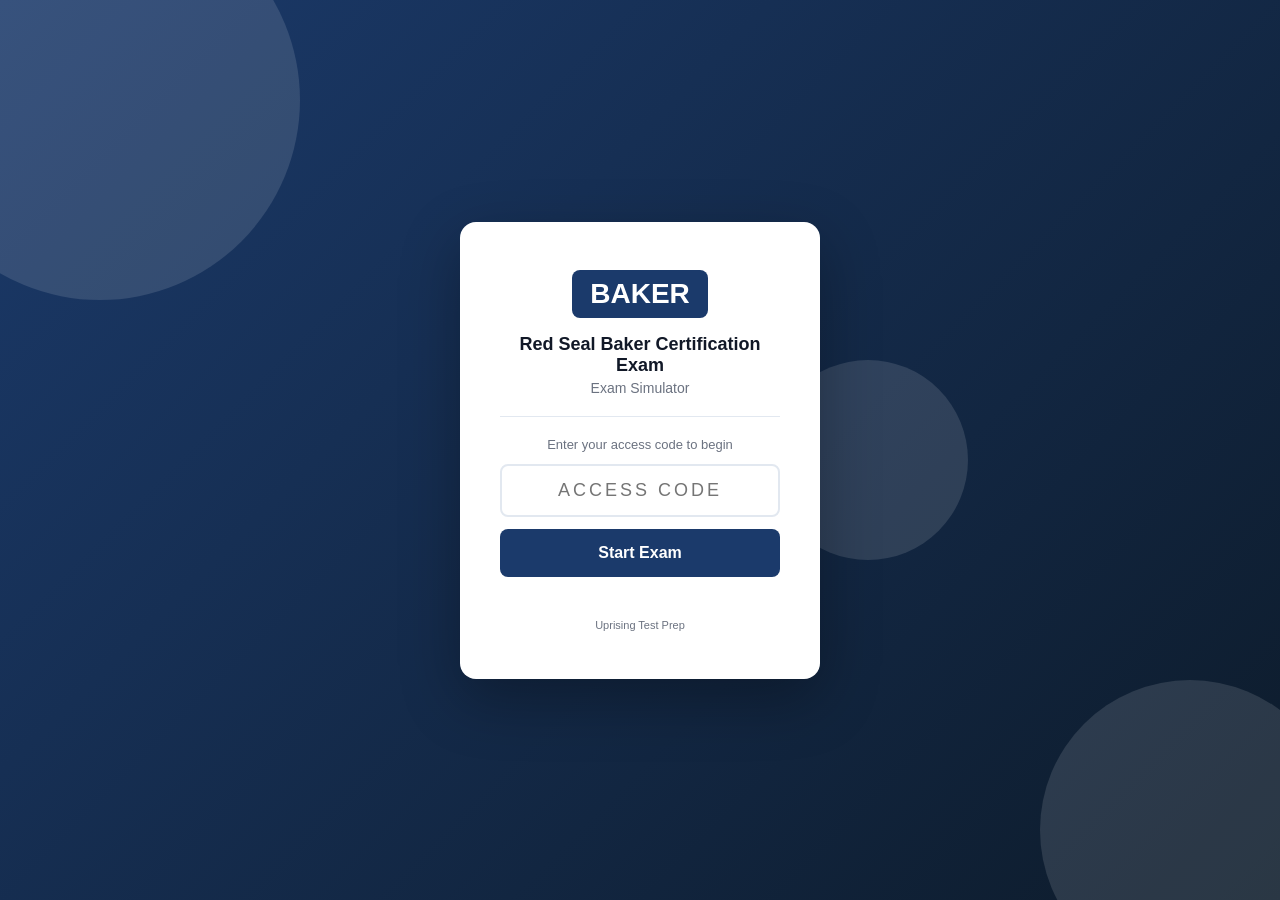
<file: index.html>
<!DOCTYPE html>
<html lang="en">
<head>
  <meta charset="UTF-8" />
  <meta name="viewport" content="width=device-width, initial-scale=1.0, viewport-fit=cover" />
  <meta name="apple-mobile-web-app-capable" content="yes" />
  <meta name="apple-mobile-web-app-status-bar-style" content="black-translucent" />
  <title>BAKER Exam Simulator</title>
  <link rel="stylesheet" href="style.css" />
</head>
<body>

<div id="access-gate">
  <div class="gate-bg-shapes">
    <div class="shape shape-1"></div>
    <div class="shape shape-2"></div>
    <div class="shape shape-3"></div>
  </div>
  <div class="gate-card">
    <div class="gate-logo">
      <div class="logo-badge">BAKER</div>
    </div>
    <h1 class="gate-title">Red Seal Baker Certification Exam</h1>
    <p class="gate-subtitle">Exam Simulator</p>
    <div class="gate-divider"></div>
    <p class="gate-instruction">Enter your access code to begin</p>
    <input type="text" id="access-code-input" class="gate-input"
           placeholder="Access Code" autocomplete="off"
           maxlength="20" spellcheck="false" />
    <button id="access-btn" class="gate-btn">Start Exam</button>
    <p id="access-error" class="gate-error"></p>
    <p class="gate-hint">Uprising Test Prep</p>
  </div>
</div>

<div id="app" style="display:none">
  <header class="top-bar">
    <div class="bar-left">
      <span class="bar-logo">BAKER</span>
      <span class="bar-title">Exam Simulator</span>
    </div>
    <div class="bar-right">
      <span class="bar-timer" id="timer-display">--:--</span>
      <button class="bar-btn" id="flag-btn">Flag</button>
      <button class="bar-btn bar-btn-primary" id="submit-btn">
        <span class="btn-full">Submit Exam</span>
        <span class="btn-short">Submit</span>
      </button>
    </div>
  </header>

  <div class="progress-strip">
    <div class="progress-bar" id="progress-bar"></div>
  </div>

  <main class="exam-main">
    <div class="question-panel">
      <div class="q-meta">
        <span id="q-counter"></span>
        <span id="q-domain" class="q-domain-tag"></span>
        <span id="q-flag-indicator" class="flag-chip" style="display:none">Flagged</span>
      </div>
      <!-- Shared text for a linked cluster (a clinical case, a reading
           passage). It sits ABOVE the stem, which is the one thing that
           legitimately precedes it, and repeats on every question in the
           cluster so nobody has to page backwards. -->
      <div id="q-cluster-wrap" class="cluster-wrap" style="display:none"></div>
      <p id="question-text" class="q-text"></p>
      <!-- The picture sits BELOW the question text so the simulator matches
           the printed book exactly: stem, then picture, then options. They
           used to disagree (book put the picture under the stem, simulator put
           it above), so no single wording could be true in both places, and
           184 of MLPAO's 185 image questions said "shown above" while the
           book printed the picture below the sentence. Write stems with
           neutral wording ("the strip shown", "the diagram shows") and this
           whole class of bug cannot come back. -->
      <div id="q-image-wrap" style="display:none; margin-bottom:14px;"></div>
      <div id="options-list" class="options-list"></div>
      <div id="explanation-box" class="explanation-box" style="display:none">
        <div class="explanation-label">Explanation</div>
        <p id="explanation-text" class="explanation-text"></p>
      </div>
    </div>
    <div class="nav-bar">
      <button class="nav-btn" id="prev-btn">&#8592; Prev</button>
      <button class="nav-btn nav-btn-map" id="map-btn">Question Map</button>
      <button class="nav-btn nav-btn-next" id="next-btn">Next &#8594;</button>
    </div>
  </main>
</div>

<!-- Question Map Modal -->
<div id="map-modal" style="display:none">
  <div class="map-backdrop" id="map-backdrop"></div>
  <div class="map-panel">
    <div class="map-header">
      <span class="map-title">Question Map</span>
      <button id="map-close" class="map-close-btn">&#x2715; Close</button>
    </div>
    <div class="map-legend">
      <span class="leg-item"><span class="leg-swatch leg-answered"></span>Answered</span>
      <span class="leg-item"><span class="leg-swatch leg-flagged"></span>Flagged</span>
      <span class="leg-item"><span class="leg-swatch leg-unanswered"></span>Unanswered</span>
    </div>
    <div id="q-grid" class="q-grid"></div>
  </div>
</div>

<div id="results-screen" style="display:none">
  <div class="results-card">
    <div class="res-header">
      <div class="res-badge">BAKER</div>
      <h2 id="res-status" class="res-status"></h2>
      <p id="res-score" class="res-score"></p>
    </div>
    <div id="res-domains" class="res-domains"></div>
    <button id="res-review-btn" class="res-btn">Review Answers</button>
    <button id="res-restart-btn" class="res-btn res-btn-secondary">Restart</button>
  </div>
</div>

<script src="questions.js"></script>
<script src="app.js"></script>
</body>
</html>
</file>
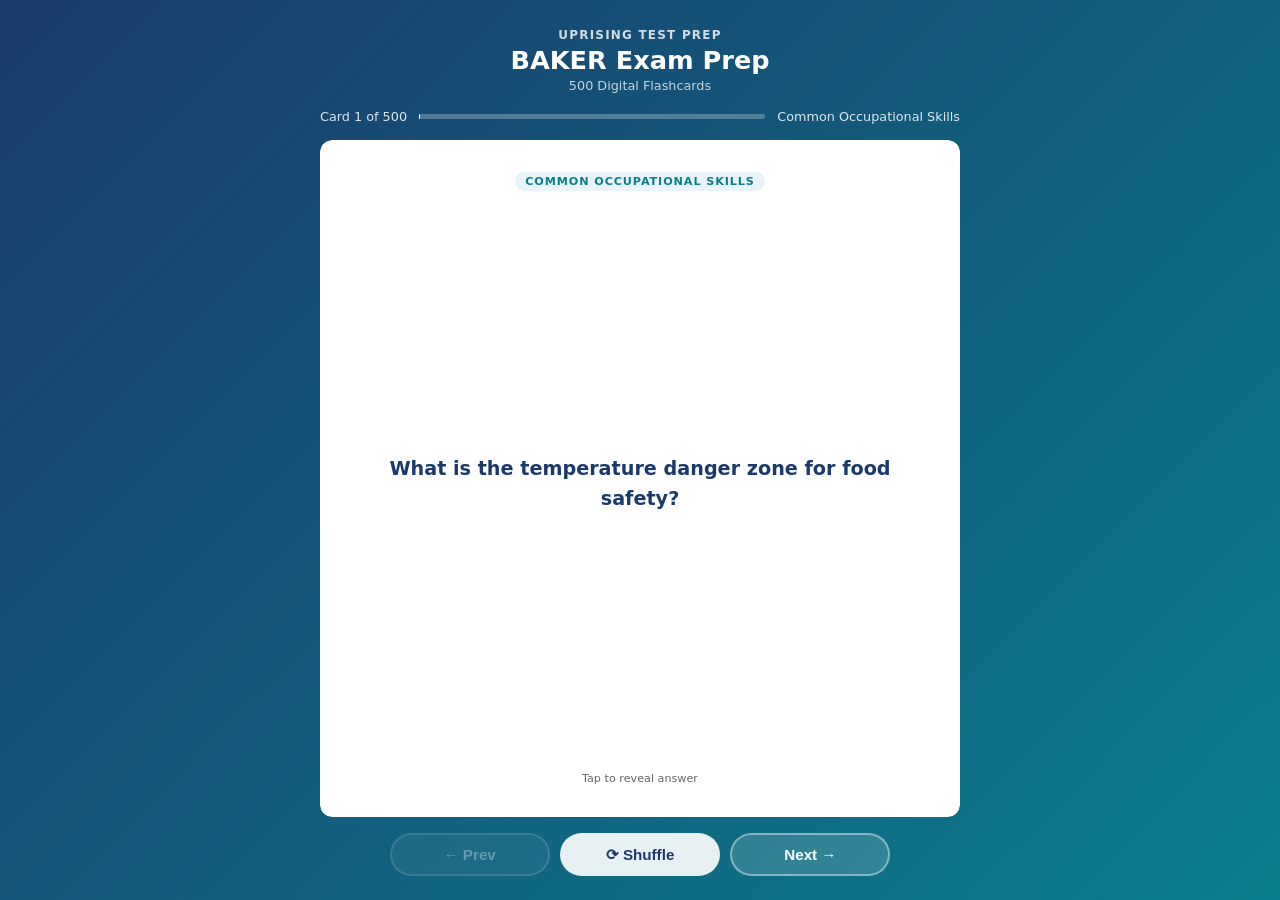
<file: flashcards/index.html>
<!DOCTYPE html>
<html lang="en">
<head>
  <meta charset="UTF-8">
  <meta name="viewport" content="width=device-width, initial-scale=1.0">
  <title>BAKER Exam Prep: Flashcards</title>
  <style>
    :root {
      --blue:   #1B3A6B;
      --teal:   #0A7E8C;
      --ltblue: #E8F4F8;
      --white:  #FFFFFF;
      --text:   #1A1A1A;
      --muted:  #666;
      --radius: 12px;
    }
    * { box-sizing: border-box; margin: 0; padding: 0; }
    html, body { height: 100%; }
    body {
      font-family: 'Segoe UI', system-ui, sans-serif;
      background: linear-gradient(135deg, var(--blue) 0%, var(--teal) 100%);
      /* Pinned, not min-height: the page must never grow, or the controls
         get pushed below the fold on iOS where 100dvh and height:100%
         disagree. The height:100% rule above is the pre-dvh fallback. */
      height: 100dvh;
      max-height: 100dvh;
      overflow: hidden;
      display: flex;
      flex-direction: column;
      align-items: center;
      padding: 1.25rem 1rem 1rem;
      gap: 0.75rem;
      overflow-x: hidden;
    }
    header { text-align: center; color: #fff; flex-shrink: 0; }
    header .brand { font-size: 0.75rem; font-weight: 700; letter-spacing: 0.1em; opacity: 0.8; text-transform: uppercase; }
    header h1 { font-size: 1.3rem; font-weight: 800; margin-top: 0.2rem; }
    header .subtitle { font-size: 0.8rem; opacity: 0.75; margin-top: 0.15rem; }
    #progress-info {
      display: flex; align-items: center; gap: 0.75rem;
      color: rgba(255,255,255,0.85); font-size: 0.8rem;
      flex-shrink: 0; width: 100%; max-width: 640px;
    }
    #progress-bar-track {
      flex: 1; background: rgba(255,255,255,0.25);
      border-radius: 4px; height: 5px;
    }
    #progress-bar-fill { height: 100%; background: #fff; border-radius: 4px; transition: width 0.3s; }
    .card-scene {
      width: 100%; max-width: 640px;
      perspective: 1200px;
      cursor: pointer;
      flex: 1; min-height: 0;
      display: flex; flex-direction: column;
    
      /* WebKit does not clip overflow inside a preserve-3d context, so the
         answer pane's own clip is dropped and a long answer paints over the
         Prev/Next row. This element only sets the perspective and is NOT
         itself in the 3D context, so its clip is honoured in every engine. */
      overflow: hidden;
      border-radius: var(--radius);
    }
    .card-inner {
      position: relative; width: 100%;
      flex: 1; min-height: 0;
      transition: transform 0.55s cubic-bezier(.4,0,.2,1);
      transform-style: preserve-3d;
    }
    .card-scene.flipped .card-inner { transform: rotateY(180deg); }
    .card-face {
      position: absolute; inset: 0;
      backface-visibility: hidden; -webkit-backface-visibility: hidden;
      border-radius: var(--radius);
      display: flex; flex-direction: column;
      padding: 1.5rem 1.75rem;
      box-shadow: 0 12px 40px rgba(0,0,0,0.2);
      overflow: hidden;
    
      /* Painting through a mask forces WebKit to allocate a real clipping
         layer for a 3D-transformed element, which is what makes the
         overflow:hidden and the rounded corners above actually apply. */
      -webkit-mask-image: -webkit-radial-gradient(#fff, #000);
              mask-image: radial-gradient(#fff, #000);
    }
    .card-front { background: var(--white); align-items: center; justify-content: center; }
    .card-back  { background: var(--ltblue); transform: rotateY(180deg); }
    .card-badge {
      font-size: 0.7rem; font-weight: 700; text-transform: uppercase;
      letter-spacing: 0.08em;
      background: var(--ltblue); color: var(--teal);
      padding: 0.2rem 0.65rem; border-radius: 20px;
      margin-bottom: 0.85rem; flex-shrink: 0;
    }
    .card-back .card-badge { background: rgba(10,126,140,0.12); }
    .card-front .q-text {
      font-size: 1.1rem; font-weight: 600; color: var(--blue); line-height: 1.55;
      text-align: center; overflow-y: auto; flex: 1;
      display: flex; align-items: center; justify-content: center;
      scrollbar-width: thin; scrollbar-color: rgba(27,58,107,0.3) transparent;
    }
    .card-back .a-label { font-size: 0.7rem; font-weight: 700; color: var(--teal); text-transform: uppercase; letter-spacing: 0.08em; margin-bottom: 0.4rem; flex-shrink: 0; }
    .card-back .a-text  {
      font-size: 0.975rem; color: var(--text); line-height: 1.65;
      overflow-y: auto; flex: 1; min-height: 0; padding-right: 4px;
      scrollbar-width: thin; scrollbar-color: rgba(10,126,140,0.4) transparent;
    
      -webkit-overflow-scrolling: touch;
      overscroll-behavior: contain;
    }
    .card-back .a-text::-webkit-scrollbar { width: 4px; }
    .card-back .a-text::-webkit-scrollbar-track { background: transparent; }
    .card-back .a-text::-webkit-scrollbar-thumb { background: rgba(10,126,140,0.4); border-radius: 4px; }
    .tap-hint { flex-shrink: 0; margin-top: 0.6rem; font-size: 0.7rem; color: var(--muted); text-align: center; }
    .card-back .tap-hint { color: var(--teal); opacity: 0.7; }
    .controls {
      display: flex; gap: 0.65rem; flex-wrap: nowrap;
      justify-content: center; flex-shrink: 0;
      width: 100%; max-width: 640px;
      padding-bottom: env(safe-area-inset-bottom, 0px);
    }
    .btn {
      padding: 0.6rem 1.2rem; border-radius: 50px;
      border: 2px solid rgba(255,255,255,0.4);
      background: rgba(255,255,255,0.15); color: #fff;
      font-weight: 700; font-size: 0.875rem; cursor: pointer;
      transition: all 0.2s; backdrop-filter: blur(4px);
      white-space: nowrap; flex: 1; max-width: 160px;
    }
    .btn:hover { background: rgba(255,255,255,0.3); border-color: rgba(255,255,255,0.7); }
    .btn:active { transform: scale(0.96); }
    .btn:disabled { opacity: 0.35; cursor: not-allowed; }
    .btn.btn-primary { background: rgba(255,255,255,0.9); color: var(--blue); border-color: transparent; }
    .btn.btn-primary:hover { background: #fff; }
    #loading { color: rgba(255,255,255,0.8); font-size: 1rem; text-align: center; padding: 3rem; flex: 1; }
    @media (min-width: 768px) {
      body { padding: 1.75rem 1.5rem 1.5rem; gap: 1rem; }
      header h1 { font-size: 1.6rem; }
      .card-face { padding: 2rem 2.5rem; }
      .card-front .q-text { font-size: 1.2rem; }
      .card-back .a-text { font-size: 1.05rem; }
      .btn { font-size: 0.95rem; padding: 0.65rem 1.4rem; }
    }
    @media (max-width: 380px) {
      body { padding: 0.75rem; gap: 0.5rem; }
      header .brand { font-size: 0.65rem; }
      header h1 { font-size: 1.1rem; }
      header .subtitle { display: none; }
      .card-face { padding: 1rem 1.1rem; }
      .card-front .q-text { font-size: 0.975rem; }
      .card-back .a-text { font-size: 0.875rem; }
      .btn { font-size: 0.8rem; padding: 0.5rem 0.75rem; }
    }
  </style>
</head>
<body>
<header>
  <div class="brand">Uprising Test Prep</div>
  <h1>BAKER Exam Prep</h1>
  <div class="subtitle">500 Digital Flashcards</div>
</header>
<div id="progress-info">
  <span id="card-counter">Card 1 of 500</span>
  <div id="progress-bar-track"><div id="progress-bar-fill" style="width:0%"></div></div>
  <span id="domain-label"></span>
</div>
<div id="loading">Loading flashcards...</div>
<div class="card-scene" id="card-scene" style="display:none" onclick="flipCard()">
  <div class="card-inner" id="card-inner">
    <div class="card-face card-front">
      <div class="card-badge" id="front-badge"></div>
      <div class="q-text" id="q-text"></div>
      <div class="tap-hint">Tap to reveal answer</div>
    </div>
    <div class="card-face card-back">
      <div class="card-badge" id="back-badge">Answer</div>
      <div class="a-label">Answer</div>
      <div class="a-text" id="a-text"></div>
      <div class="tap-hint">Tap to flip back</div>
    </div>
  </div>
</div>
<div class="controls" id="controls" style="display:none">
  <button class="btn" id="prev-btn" onclick="event.stopPropagation();move(-1)" disabled>&#8592; Prev</button>
  <button class="btn btn-primary" onclick="event.stopPropagation();shuffleCards()">&#10227; Shuffle</button>
  <button class="btn" id="next-btn" onclick="event.stopPropagation();move(1)">Next &#8594;</button>
</div>
<script>
const DOMAIN_LABELS = {
  common_occupational_skills: "Common Occupational Skills",
  fermented_goods: "Fermented Goods",
  cookies_bars_quick_breads_pastry_doughs_and_cakes: "Cookies Bars Quick Breads Pastry Doughs and Cakes",
  assembly_and_finishing: "Assembly and Finishing",
  chocolate_confections_and_sugar_work: "Chocolate Confections and Sugar Work",
  desserts_ice_creams_and_ices: "Desserts Ice Creams and Ices",
};
let cards   = [];
let current = 0;
async function init() {
  try {
    const res = await fetch('flashcards.json');
    if (!res.ok) throw new Error('Network error');
    cards = await res.json();
    document.getElementById('loading').style.display    = 'none';
    document.getElementById('card-scene').style.display = 'flex';
    document.getElementById('controls').style.display   = 'flex';
    show();
  } catch (e) {
    document.getElementById('loading').textContent = 'Error loading flashcards. Please try refreshing.';
  }
}
function domainLabel(key) {
  return DOMAIN_LABELS[key] || key.replace(/_/g, ' ').replace(/\b\w/g, c => c.toUpperCase());
}
function show() {
  const c = cards[current];
  document.getElementById('card-scene').classList.remove('flipped');
  document.getElementById('a-text').scrollTop = 0;
  const label = domainLabel(c.domain || c.chapter || '');
  document.getElementById('q-text').textContent       = c.front;
  document.getElementById('a-text').textContent       = c.back;
  document.getElementById('front-badge').textContent  = label;
  document.getElementById('back-badge').textContent   = label;
  document.getElementById('card-counter').textContent = `Card ${current+1} of ${cards.length}`;
  document.getElementById('domain-label').textContent = label;
  document.getElementById('progress-bar-fill').style.width = `${((current+1)/cards.length*100).toFixed(1)}%`;
  document.getElementById('prev-btn').disabled = current === 0;
  document.getElementById('next-btn').disabled = current === cards.length - 1;
}
function flipCard() { document.getElementById('card-scene').classList.toggle('flipped'); }
function move(dir) {
  const next = current + dir;
  if (next < 0 || next >= cards.length) return;
  current = next; show();
}
function shuffleCards() {
  for (let i = cards.length - 1; i > 0; i--) {
    const j = Math.floor(Math.random() * (i+1));
    [cards[i], cards[j]] = [cards[j], cards[i]];
  }
  current = 0; show();
}
document.addEventListener('keydown', e => {
  if (e.key === 'ArrowRight' || e.key === 'ArrowDown') move(1);
  else if (e.key === 'ArrowLeft' || e.key === 'ArrowUp') move(-1);
  else if (e.key === ' ' || e.key === 'Enter') { e.preventDefault(); flipCard(); }
});
init();
</script>
</body>
</html>
</file>
<file: style.css>
/* BAKER Exam Simulator, Styles */
:root {
  --primary:   #1B3A6B;
  --pass:      #059669;
  --fail:      #DC2626;
  --bg:        #F3F4F8;
  --card:      #FFFFFF;
  --border:    #E2E8F0;
  --text:      #111827;
  --muted:     #6B7280;
  --radius:    10px;
}
*, *::before, *::after { box-sizing: border-box; margin: 0; padding: 0; }
body {
  font-family: -apple-system, BlinkMacSystemFont, "Segoe UI", sans-serif;
  background: var(--bg);
  color: var(--text);
  height: 100vh;
  height: 100dvh;
  overflow: hidden;
  -webkit-text-size-adjust: 100%;
}

/* ── Access Gate ─────────────────────────────────────────────────────────── */
#access-gate {
  display: flex;
  align-items: center;
  justify-content: center;
  height: 100vh;
  height: 100dvh;
  background: linear-gradient(135deg, var(--primary) 0%, #0d1b2a 100%);
  position: relative;
  overflow: hidden;
  padding: 20px;
  padding-top: max(20px, env(safe-area-inset-top));
  padding-bottom: max(20px, env(safe-area-inset-bottom));
}
.gate-bg-shapes { position: absolute; inset: 0; pointer-events: none; }
.shape { position: absolute; border-radius: 50%; opacity: .12; background: #fff; }
.shape-1 { width: 400px; height: 400px; top: -100px; left: -100px; }
.shape-2 { width: 300px; height: 300px; bottom: -80px; right: -60px; }
.shape-3 { width: 200px; height: 200px; top: 40%; left: 60%; }
.gate-card {
  background: #fff;
  border-radius: 16px;
  padding: 48px 40px;
  text-align: center;
  width: 100%;
  max-width: 360px;
  position: relative;
  z-index: 1;
  box-shadow: 0 20px 60px rgba(0,0,0,.3);
}
.logo-badge {
  display: inline-block;
  background: var(--primary);
  color: #fff;
  font-weight: 800;
  font-size: 28px;
  padding: 8px 18px;
  border-radius: 8px;
}
.gate-title { font-size: 18px; font-weight: 700; margin-top: 16px; color: var(--text); }
.gate-subtitle { color: var(--muted); font-size: 14px; margin-top: 4px; }
.gate-divider { height: 1px; background: var(--border); margin: 20px 0; }
.gate-instruction { font-size: 13px; color: var(--muted); margin-bottom: 12px; }
.gate-input {
  width: 100%;
  padding: 14px 16px;
  border: 2px solid var(--border);
  border-radius: 8px;
  font-size: 18px;
  text-align: center;
  text-transform: uppercase;
  letter-spacing: 3px;
  outline: none;
}
.gate-input:focus { border-color: var(--primary); }
.gate-btn {
  width: 100%;
  margin-top: 12px;
  padding: 15px;
  background: var(--primary);
  color: #fff;
  border: none;
  border-radius: 8px;
  font-size: 16px;
  font-weight: 600;
  cursor: pointer;
  -webkit-tap-highlight-color: transparent;
}
.gate-btn:hover { opacity: .9; }
.gate-error { color: var(--fail); font-size: 13px; margin-top: 8px; min-height: 18px; }
.gate-hint { color: var(--muted); font-size: 11px; margin-top: 16px; }

/* ── App shell ───────────────────────────────────────────────────────────── */
#app {
  display: flex;
  flex-direction: column;
  height: 100vh;
  height: 100dvh;
  padding-top: env(safe-area-inset-top);
}
.top-bar {
  display: flex;
  justify-content: space-between;
  align-items: center;
  background: var(--primary);
  color: #fff;
  padding: 0 20px;
  padding-left: max(20px, env(safe-area-inset-left));
  padding-right: max(20px, env(safe-area-inset-right));
  height: 52px;
  flex-shrink: 0;
  gap: 8px;
}
.bar-left { display: flex; align-items: center; gap: 8px; min-width: 0; }
.bar-logo { font-weight: 800; font-size: 18px; flex-shrink: 0; }
.bar-title { font-size: 14px; opacity: .8; white-space: nowrap; overflow: hidden; text-overflow: ellipsis; }
.bar-right { display: flex; align-items: center; gap: 8px; flex-shrink: 0; }
.bar-timer {
  font-variant-numeric: tabular-nums;
  font-size: 16px;
  font-weight: 600;
  min-width: 68px;
  text-align: right;
}
.bar-btn {
  padding: 7px 13px;
  background: rgba(255,255,255,.15);
  border: 1px solid rgba(255,255,255,.3);
  color: #fff;
  border-radius: 6px;
  cursor: pointer;
  font-size: 13px;
  white-space: nowrap;
  -webkit-tap-highlight-color: transparent;
  touch-action: manipulation;
}
.bar-btn:hover { background: rgba(255,255,255,.25); }
.bar-btn-primary {
  background: #fff;
  color: var(--primary);
  border-color: #fff;
  font-weight: 600;
}
.bar-btn-primary:hover { background: #f0f0f0; }
.btn-short { display: none; }
.btn-full  { display: inline; }

.progress-strip { height: 4px; background: rgba(0,0,0,.1); flex-shrink: 0; }
.progress-bar   { height: 100%; background: #4ade80; transition: width .3s; }

/* ── Main exam area ──────────────────────────────────────────────────────── */
.exam-main {
  flex: 1;
  overflow: hidden;
  display: flex;
  flex-direction: column;
  padding: 16px 20px 0;
  padding-left: max(16px, env(safe-area-inset-left));
  padding-right: max(16px, env(safe-area-inset-right));
  min-height: 0;
}
.question-panel { flex: 1; overflow-y: auto; padding-bottom: 12px; -webkit-overflow-scrolling: touch; }
.q-meta {
  display: flex;
  align-items: center;
  gap: 8px;
  margin-bottom: 12px;
  font-size: 13px;
  color: var(--muted);
  flex-wrap: wrap;
}
.q-domain-tag {
  background: var(--primary);
  color: #fff;
  padding: 2px 8px;
  border-radius: 4px;
  font-size: 11px;
  font-weight: 600;
}
.flag-chip {
  background: #FEF3C7;
  color: #92400E;
  padding: 2px 8px;
  border-radius: 4px;
  font-size: 11px;
  font-weight: 600;
}
.cluster-wrap {
  border-left: 4px solid var(--primary, #1B3A6B);
  background: #F2F6FC; border-radius: 8px;
  padding: 10px 14px; margin-bottom: 16px;
}
.cluster-label {
  font-size: 11px; font-weight: 700; letter-spacing: 0.06em;
  text-transform: uppercase; color: var(--primary, #1B3A6B); margin-bottom: 6px;
}
.cluster-body {
  max-height: 38vh; overflow-y: auto; font-size: 15px; line-height: 1.6;
  -webkit-overflow-scrolling: touch;
}
.cluster-body p + p { margin-top: 10px; }
@media (min-width: 1100px) { .cluster-body { max-height: 52vh; } }

.q-image {
  max-width: 100%;
  /* Cap the height too. With only max-width, a tall exhibit renders at full
     width and pushes the stem and every option below the fold, so the question
     looks like it has no answers until the candidate scrolls. Found on CNPLE. */
  max-height: 62vh;
  width: auto;
  height: auto;
  object-fit: contain;
  border-radius: 6px;
  border: 1px solid var(--border);
  display: block;
  margin-bottom: 14px;
}
.q-text { font-size: 16px; line-height: 1.65; margin-bottom: 20px; }
.options-list { display: flex; flex-direction: column; gap: 10px; }
.option {
  display: flex;
  align-items: flex-start;
  gap: 12px;
  padding: 15px 16px;
  background: var(--card);
  border: 2px solid var(--border);
  border-radius: var(--radius);
  cursor: pointer;
  transition: .15s;
  -webkit-tap-highlight-color: transparent;
  touch-action: manipulation;
  min-height: 52px;
}
.option:hover  { border-color: var(--primary); background: #F8FAFF; }
.option.selected  { border-color: var(--primary); background: #EEF3FF; }
.option.correct   { border-color: #059669; background: #ECFDF5; }
.option.incorrect { border-color: #DC2626; background: #FEF2F2; }
.explanation-box {
  margin-top: 20px;
  padding: 16px 18px;
  background: #F0F9FF;
  border-left: 4px solid #2563EB;
  border-radius: 6px;
}
.explanation-label {
  font-size: 11px;
  font-weight: 700;
  text-transform: uppercase;
  letter-spacing: .06em;
  color: #2563EB;
  margin-bottom: 8px;
}
.explanation-text { font-size: 14.5px; line-height: 1.7; color: #1e293b; margin: 0; }
.opt-letter { font-weight: 700; font-size: 15px; color: var(--primary); min-width: 22px; padding-top: 1px; flex-shrink: 0; }
.opt-text   { font-size: 15px; line-height: 1.5; }

/* ── Nav bar ─────────────────────────────────────────────────────────────── */
.nav-bar {
  display: flex;
  align-items: center;
  gap: 8px;
  padding: 10px 0;
  padding-bottom: max(14px, env(safe-area-inset-bottom));
  flex-shrink: 0;
}
.nav-btn {
  flex: 1;
  padding: 13px 8px;
  background: var(--card);
  border: 1px solid var(--border);
  border-radius: 8px;
  cursor: pointer;
  font-size: 15px;
  font-weight: 500;
  text-align: center;
  -webkit-tap-highlight-color: transparent;
  touch-action: manipulation;
  min-height: 48px;
}
.nav-btn:hover      { background: #f0f0f0; }
.nav-btn-map {
  background: var(--bg);
  border-color: var(--primary);
  color: var(--primary);
  font-weight: 600;
}
.nav-btn-map:hover { background: #EEF3FF; }
.nav-btn-next {
  background: var(--primary);
  color: #fff;
  border-color: var(--primary);
}
.nav-btn-next:hover { opacity: .9; }

/* ── Question Map Modal ──────────────────────────────────────────────────── */
#map-modal {
  position: fixed;
  inset: 0;
  z-index: 1000;
  display: flex;
  flex-direction: column;
  justify-content: flex-end;
}
.map-backdrop { position: absolute; inset: 0; background: rgba(0,0,0,.5); }
.map-panel {
  position: relative;
  background: #fff;
  border-radius: 20px 20px 0 0;
  padding: 20px;
  padding-bottom: max(20px, env(safe-area-inset-bottom));
  max-height: 80vh;
  max-height: 80dvh;
  display: flex;
  flex-direction: column;
  box-shadow: 0 -4px 30px rgba(0,0,0,.2);
}
.map-header {
  display: flex;
  align-items: center;
  justify-content: space-between;
  margin-bottom: 12px;
  flex-shrink: 0;
}
.map-title { font-size: 17px; font-weight: 700; color: var(--text); }
.map-close-btn {
  padding: 8px 16px;
  background: var(--bg);
  border: 1px solid var(--border);
  border-radius: 8px;
  cursor: pointer;
  font-size: 14px;
  font-weight: 500;
  min-height: 40px;
  -webkit-tap-highlight-color: transparent;
  touch-action: manipulation;
}
.map-close-btn:hover { background: #e5e7eb; }
.map-legend { display: flex; gap: 16px; margin-bottom: 14px; flex-shrink: 0; flex-wrap: wrap; }
.leg-item { display: flex; align-items: center; gap: 6px; font-size: 13px; color: var(--muted); }
.leg-swatch {
  width: 16px;
  height: 16px;
  border-radius: 3px;
  border: 1px solid var(--border);
  background: var(--card);
  display: inline-block;
  flex-shrink: 0;
}
.leg-swatch.leg-answered  { background: var(--primary); border-color: var(--primary); }
.leg-swatch.leg-flagged   { background: #FEF3C7; border-color: #F59E0B; }
.leg-swatch.leg-unanswered { background: var(--card); }
.q-grid {
  display: flex;
  flex-wrap: wrap;
  gap: 6px;
  overflow-y: auto;
  flex: 1;
  padding-bottom: 8px;
  -webkit-overflow-scrolling: touch;
}
.grid-btn {
  width: 40px;
  height: 40px;
  border: 1px solid var(--border);
  border-radius: 6px;
  background: var(--card);
  font-size: 12px;
  cursor: pointer;
  font-weight: 500;
  -webkit-tap-highlight-color: transparent;
  touch-action: manipulation;
}
.grid-btn.answered { background: var(--primary); color: #fff; border-color: var(--primary); }
.grid-btn.flagged  { background: #FEF3C7; border-color: #F59E0B; }
.grid-btn.active   { outline: 3px solid var(--primary); outline-offset: 2px; }

/* ── Results ─────────────────────────────────────────────────────────────── */
#results-screen {
  display: flex;
  align-items: flex-start;
  justify-content: center;
  min-height: 100vh;
  min-height: 100dvh;
  background: var(--bg);
  overflow-y: auto;
  -webkit-overflow-scrolling: touch;
  padding: 20px 16px;
  padding-top: max(20px, env(safe-area-inset-top));
  padding-bottom: max(20px, env(safe-area-inset-bottom));
}
.results-card {
  background: var(--card);
  border-radius: 16px;
  padding: 40px;
  max-width: 480px;
  width: 100%;
  box-shadow: 0 8px 30px rgba(0,0,0,.1);
}
.res-header { text-align: center; margin-bottom: 24px; }
.res-badge {
  display: inline-block;
  background: var(--primary);
  color: #fff;
  font-weight: 800;
  font-size: 22px;
  padding: 6px 16px;
  border-radius: 8px;
}
.res-status { font-size: 36px; font-weight: 800; margin-top: 12px; }
.res-score  { font-size: 18px; color: var(--muted); margin-top: 4px; }
.res-domains { margin-bottom: 24px; display: flex; flex-direction: column; gap: 10px; }
.res-domain-row { display: flex; align-items: center; gap: 8px; font-size: 13px; }
.res-domain-name { width: 160px; font-weight: 500; flex-shrink: 0; }
.res-domain-bar-wrap { flex: 1; background: #E5E7EB; border-radius: 4px; height: 8px; overflow: hidden; }
.res-domain-bar { height: 100%; border-radius: 4px; transition: width .5s; }
.res-domain-pct { width: 36px; text-align: right; font-weight: 600; }
.res-btn {
  width: 100%;
  padding: 15px;
  background: var(--primary);
  color: #fff;
  border: none;
  border-radius: 8px;
  font-size: 15px;
  font-weight: 600;
  cursor: pointer;
  margin-bottom: 10px;
  min-height: 52px;
  -webkit-tap-highlight-color: transparent;
  touch-action: manipulation;
}
.res-btn:hover { opacity: .9; }
.res-btn-secondary {
  background: transparent;
  color: var(--primary);
  border: 2px solid var(--primary);
}
.res-btn-secondary:hover { background: var(--primary); color: #fff; }

/* ── Mobile breakpoint (phones ≤ 640px) ─────────────────────────────────── */
@media (max-width: 640px) {
  /* Gate card */
  .gate-card { padding: 32px 24px; }

  /* Top bar: hide long title text, swap Submit label */
  .bar-title  { display: none; }
  .btn-full   { display: none; }
  .btn-short  { display: inline; }
  .bar-right  { gap: 6px; }
  .bar-btn    { padding: 6px 10px; font-size: 12px; }
  .bar-timer  { font-size: 14px; min-width: 58px; }

  /* Exam main */
  .exam-main { padding: 12px 14px 0; }
  .q-text { font-size: 16px; }
  .opt-text { font-size: 15px; }

  /* Nav bar, bigger touch targets */
  .nav-btn { font-size: 14px; padding: 14px 6px; }

  /* Results */
  .results-card { padding: 28px 20px; }
  .res-domain-name { width: 110px; font-size: 12px; }
  .res-domain-pct  { font-size: 12px; }
  .res-status { font-size: 30px; }

  /* Map grid, slightly bigger buttons on phones */
  .grid-btn { width: 42px; height: 42px; }
}

/* ── Very small phones (≤ 380px) ────────────────────────────────────────── */
@media (max-width: 380px) {
  .bar-logo { font-size: 15px; }
  .bar-btn  { padding: 5px 8px; font-size: 11px; }
  .bar-timer { font-size: 13px; min-width: 52px; }
  .nav-btn  { font-size: 13px; }
  .grid-btn { width: 38px; height: 38px; font-size: 11px; }
}
</file>
